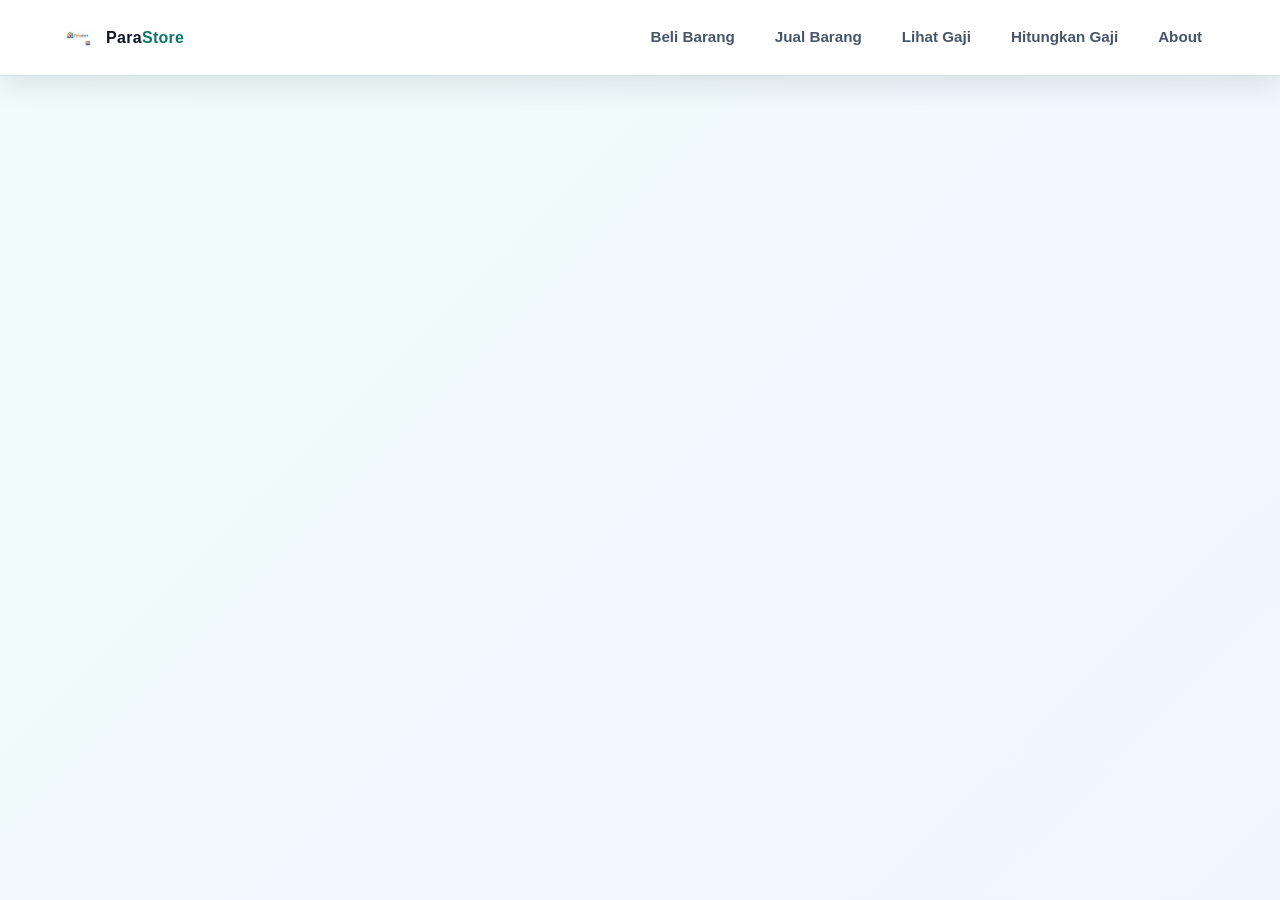
<file: frontend/about.html>
<!doctype html>
<html lang="id">
  <head>
    <meta charset="UTF-8" />
    <meta name="viewport" content="width=device-width, initial-scale=1.0" />
    <title>About - Kontak</title>
    <link rel="icon" type="image/png" href="pasastore.png" />
    <link rel="stylesheet" href="css/navbar.css" />
    <style>
      :root {
        --bg: #f4f7fb;
        --card: #ffffff;
        --text: #1f2937;
        --muted: #6b7280;
        --accent: #0f766e;
      }

      * {
        box-sizing: border-box;
      }

      body {
        margin: 0;
        font-family: "Segoe UI", Tahoma, Geneva, Verdana, sans-serif;
        background: linear-gradient(135deg, #f0fdfa 0%, #eff6ff 100%);
        color: var(--text);
        min-height: 100vh;
        padding: 24px;
        padding-top: 92px;
      }

      main {
        display: grid;
        place-items: center;
        min-height: calc(100vh - 92px);
      }

      .card {
        width: 100%;
        max-width: 520px;
        background: var(--card);
        border-radius: 18px;
        padding: 28px;
        box-shadow: 0 10px 30px rgba(15, 118, 110, 0.12);
      }

      h1 {
        margin: 0 0 8px;
        font-size: 30px;
      }

      .subtitle {
        margin: 0 0 20px;
        color: var(--muted);
      }

      .contact-list {
        list-style: none;
        padding: 0;
        margin: 0;
        display: grid;
        gap: 12px;
      }

      .contact-item {
        border: 1px solid #e5e7eb;
        border-radius: 12px;
        padding: 14px 16px;
        background: #fafafa;
      }

      .label {
        font-size: 13px;
        color: var(--muted);
        margin-bottom: 4px;
      }

      .value {
        font-size: 16px;
        font-weight: 600;
      }

      .value a {
        color: var(--accent);
        text-decoration: none;
      }

      .value a:hover {
        text-decoration: underline;
      }
    </style>
  </head>
  <body>
    <nav class="app-navbar">
      <div class="app-navbar-inner">
        <a class="app-brand" href="toko-produk.html">
          <img
            class="app-brand-logo"
            src="pasastore.png"
            alt="Logo ParaStore"
          />
          <span class="app-brand-text">Para<span>Store</span></span>
        </a>
        <button
          class="app-menu-toggle"
          id="appMenuToggle"
          type="button"
          aria-label="Buka menu"
          aria-expanded="false"
          aria-controls="appNavWrapper"
        >
          <span></span>
        </button>
        <div class="app-nav-wrapper" id="appNavWrapper">
          <button
            class="app-nav-close"
            id="appMenuClose"
            type="button"
            aria-label="Tutup menu"
          >
            ×
          </button>
          <ul class="app-nav-list">
            <li>
              <a
                class="app-nav-link"
                data-page="toko-produk.html"
                href="toko-produk.html"
                >Beli Barang</a
              >
            </li>
            <li>
              <a
                class="app-nav-link"
                data-page="upload-produk.html"
                href="upload-produk.html"
                >Jual Barang</a
              >
            </li>
            <li>
              <a class="app-nav-link" data-page="profil.html" href="profil.html"
                >Lihat Gaji</a
              >
            </li>
            <li>
              <a
                class="app-nav-link"
                data-page="upload-absensi.html"
                href="upload-absensi.html"
                >Hitungkan Gaji</a
              >
            </li>
            <li><a class="app-nav-link" id="navAboutBtn" href="#">About</a></li>
          </ul>
        </div>
      </div>
      <button
        class="app-nav-overlay"
        id="appNavOverlay"
        type="button"
        aria-label="Tutup menu"
      ></button>
    </nav>

    <main>
      <section class="card">
        <h1>Tentang ParaStore</h1>
        <p class="subtitle" style="margin-bottom: 16px">
          Platform terpadu untuk karyawan Parasmark
        </p>

        <div
          style="
            background: #eff6ff;
            border-left: 4px solid var(--accent);
            padding: 12px 16px;
            border-radius: 8px;
            margin-bottom: 24px;
            font-size: 14px;
            line-height: 1.6;
          "
        >
          <p style="margin: 0">
            <strong>ParaStore</strong> adalah marketplace khusus pekerja
            Parasmark yang menyediakan:
          </p>
          <ul style="margin: 8px 0; padding-left: 20px">
            <li>
              <strong>Lihat Gaji:</strong> Pantau slip gaji dan riwayat
              pembayaran Anda dengan mudah
            </li>
            <li>
              <strong>Hitung Gaji:</strong> Upload absensi untuk perhitungan
              upah yang transparan dan akurat
            </li>
            <li>
              <strong>Jual & Beli Barang Bekas:</strong> Promosi dan transaksi
              produk bekas berkualitas sesama karyawan dengan harga terjangkau
            </li>
          </ul>
          <p style="margin: 8px 0 0">
            Semua dalam satu platform, aman, dan terpercaya.
          </p>
        </div>

        <p style="color: var(--muted); font-size: 14px; margin-bottom: 16px">
          Hubungi kami melalui:
        </p>

        <ul class="contact-list">
          <li class="contact-item">
            <div class="label">WhatsApp</div>
            <div class="value">
              <a
                href="https://wa.me/60137009088"
                target="_blank"
                rel="noopener noreferrer"
                >+60 13-700 9088</a
              >
            </div>
          </li>

          <li class="contact-item">
            <div class="label">Telegram</div>
            <div class="value">
              <a
                href="https://t.me/mega88bot"
                target="_blank"
                rel="noopener noreferrer"
                >@mega88bot</a
              >
            </div>
          </li>
        </ul>
      </section>
    </main>

    <script src="js/navbar.js"></script>
  </body>
</html>
</file>
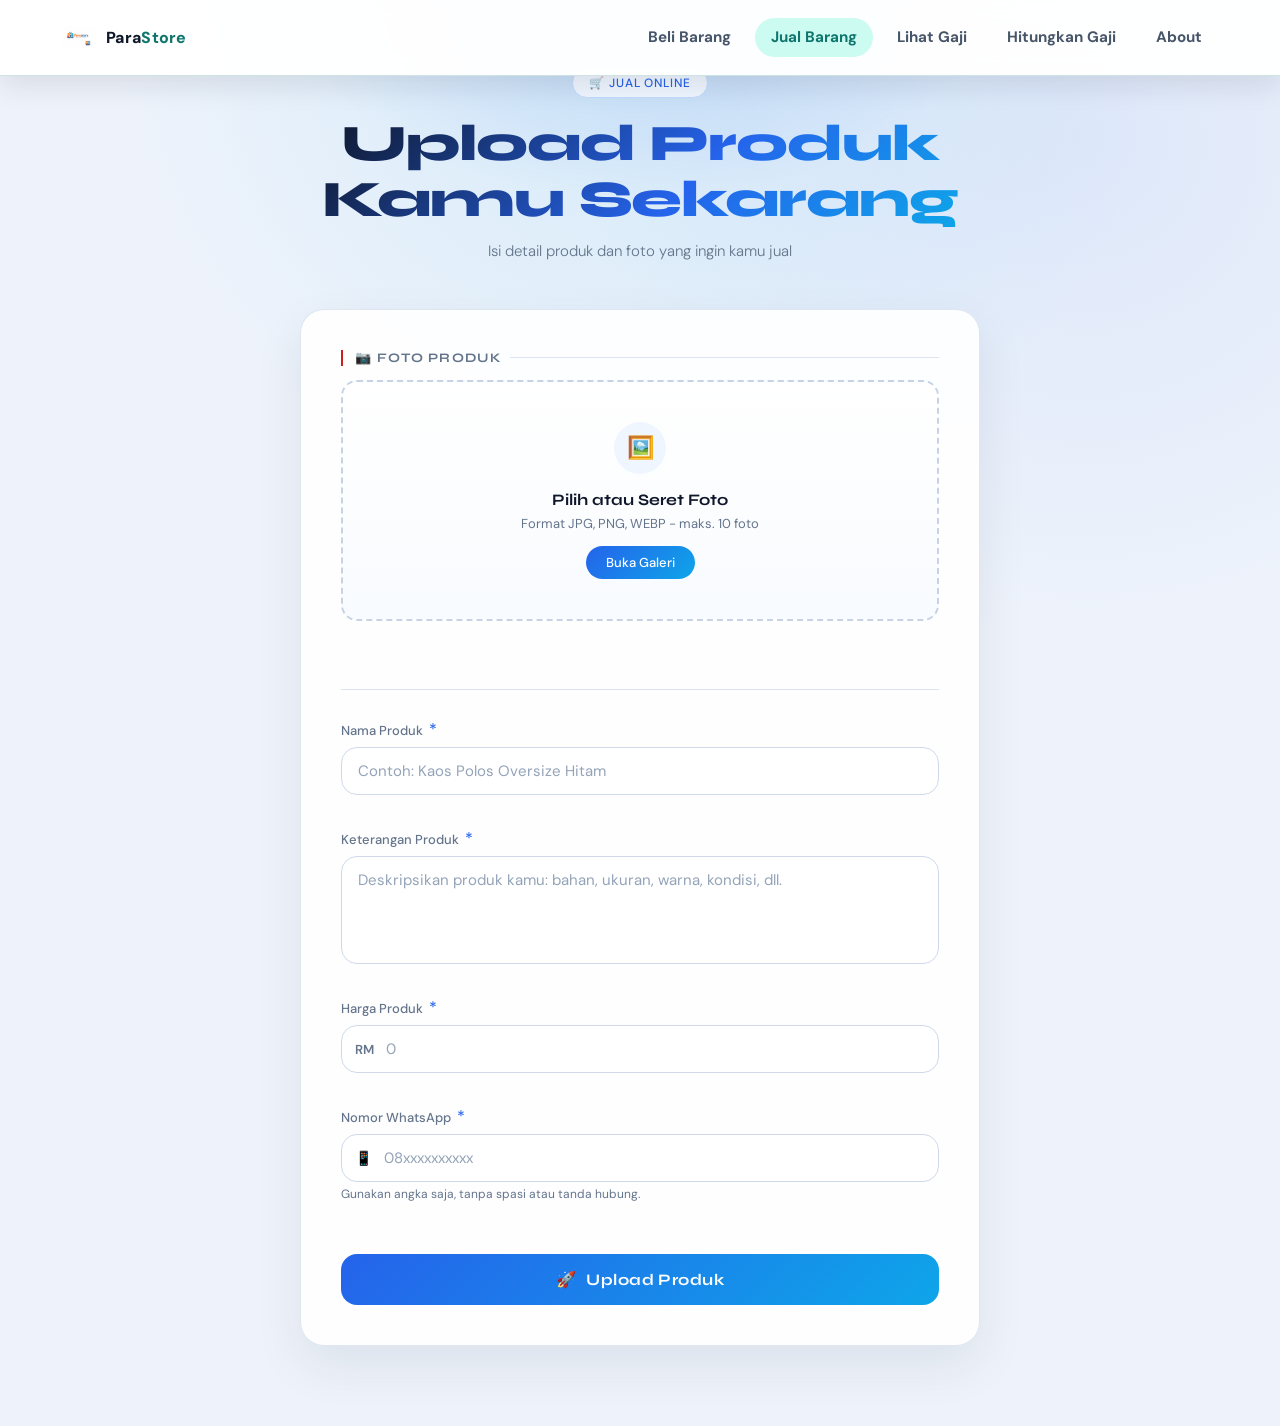
<file: frontend/upload-produk.html>
<!doctype html>
<html lang="id">
  <head>
    <meta charset="UTF-8" />
    <meta name="viewport" content="width=device-width, initial-scale=1.0" />
    <title>Upload Produk</title>
    <link rel="icon" type="image/png" href="pasastore.png" />
    <link
      href="https://fonts.googleapis.com/css2?family=Syne:wght@400;600;700;800&family=DM+Sans:ital,wght@0,300;0,400;0,500;1,300&display=swap"
      rel="stylesheet"
    />
    <link rel="stylesheet" href="css/navbar.css" />
    <link rel="stylesheet" href="css/upload-produk.css" />
  </head>
  <body>
    <nav class="app-navbar">
      <div class="app-navbar-inner">
        <a class="app-brand" href="toko-produk.html">
          <img
            class="app-brand-logo"
            src="pasastore.png"
            alt="Logo ParaStore"
          />
          <span class="app-brand-text">Para<span>Store</span></span>
        </a>
        <button
          class="app-menu-toggle"
          id="appMenuToggle"
          type="button"
          aria-label="Buka menu"
          aria-expanded="false"
          aria-controls="appNavWrapper"
        >
          <span></span>
        </button>
        <div class="app-nav-wrapper" id="appNavWrapper">
          <button
            class="app-nav-close"
            id="appMenuClose"
            type="button"
            aria-label="Tutup menu"
          >
            ×
          </button>
          <ul class="app-nav-list">
            <li>
              <a
                class="app-nav-link"
                data-page="toko-produk.html"
                href="toko-produk.html"
                >Beli Barang</a
              >
            </li>
            <li>
              <a
                class="app-nav-link"
                data-page="upload-produk.html"
                href="upload-produk.html"
                >Jual Barang</a
              >
            </li>
            <li>
              <a class="app-nav-link" data-page="profil.html" href="profil.html"
                >Lihat Gaji</a
              >
            </li>
            <li>
              <a
                class="app-nav-link"
                data-page="upload-absensi.html"
                href="upload-absensi.html"
                >Hitungkan Gaji</a
              >
            </li>
            <li><a class="app-nav-link" id="navAboutBtn" href="#">About</a></li>
          </ul>
        </div>
      </div>
      <button
        class="app-nav-overlay"
        id="appNavOverlay"
        type="button"
        aria-label="Tutup menu"
      ></button>
    </nav>

    <div class="header">
      <div class="badge">🛒 Jual Online</div>
      <h1>Upload Produk<br />Kamu Sekarang</h1>
      <p>Isi detail produk dan foto yang ingin kamu jual</p>
    </div>

    <div class="card">
      <div class="photo-section">
        <div class="section-label">📷 Foto Produk</div>

        <div class="drop-zone" id="dropZone">
          <input type="file" id="photoInput" accept="image/*" multiple />
          <div class="drop-icon">🖼️</div>
          <h3>Pilih atau Seret Foto</h3>
          <p>Format JPG, PNG, WEBP - maks. 10 foto</p>
          <div class="browse-btn">Buka Galeri</div>
        </div>

        <div class="preview-grid" id="previewGrid"></div>
        <div class="photo-count" id="photoCount"></div>
        <div class="field-error" id="photoError">
          ⚠ Minimal 1 foto produk harus diunggah.
        </div>
      </div>

      <div class="divider"></div>

      <div class="form-grid">
        <div class="field-group">
          <label>Nama Produk <span class="req">*</span></label>
          <input
            type="text"
            id="namaProduk"
            placeholder="Contoh: Kaos Polos Oversize Hitam"
            maxlength="100"
          />
          <div class="field-error" id="namaError">
            ⚠ Nama produk wajib diisi.
          </div>
        </div>

        <div class="field-group">
          <label>Keterangan Produk <span class="req">*</span></label>
          <textarea
            id="keteranganProduk"
            rows="4"
            placeholder="Deskripsikan produk kamu: bahan, ukuran, warna, kondisi, dll."
          ></textarea>
          <div class="field-error" id="keteranganError">
            ⚠ Keterangan produk wajib diisi.
          </div>
        </div>

        <div class="field-group">
          <label>Harga Produk <span class="req">*</span></label>
          <div class="price-wrap">
            <span class="currency">RM</span>
            <input
              type="text"
              id="hargaProduk"
              placeholder="0"
              inputmode="numeric"
            />
          </div>
          <div class="field-error" id="hargaError">
            ⚠ Harga produk wajib diisi dan harus berupa angka.
          </div>
        </div>

        <div class="field-group">
          <label>Nomor WhatsApp <span class="req">*</span></label>
          <div class="wa-wrap">
            <span class="prefix">📱</span>
            <input
              type="text"
              id="nomorWA"
              placeholder="08xxxxxxxxxx"
              inputmode="numeric"
              maxlength="15"
            />
          </div>
          <div class="field-hint">
            Gunakan angka saja, tanpa spasi atau tanda hubung.
          </div>
          <div class="field-error" id="waError">
            ⚠ Nomor WhatsApp harus berupa angka dan minimal 9 digit.
          </div>
        </div>
      </div>

      <button class="submit-btn" id="submitBtn" onclick="submitForm()">
        <div class="btn-inner">
          <span>🚀</span>
          <span>Upload Produk</span>
        </div>
      </button>
    </div>

    <div class="toast" id="toast"></div>

    <div class="success-overlay" id="successOverlay">
      <div class="success-anim">✅</div>
      <h2>Produk Berhasil<br />Diunggah!</h2>
      <p id="successDetail">Produk kamu sudah siap ditampilkan.</p>
      <button class="upload-again" onclick="resetForm()">
        + Upload Produk Lain
      </button>
    </div>

    <script src="js/navbar.js"></script>
    <script src="js/upload-produk.js"></script>
  </body>
</html>
</file>
<file: frontend/css/navbar.css>
:root {
  --app-nav-bg: rgba(255, 255, 255, 0.96);
  --app-nav-text: #0f172a;
  --app-nav-muted: #475569;
  --app-nav-accent: #0f766e;
  --app-nav-accent-soft: #ccfbf1;
  --app-nav-border: rgba(15, 118, 110, 0.2);
  --app-nav-shadow: 0 10px 28px rgba(15, 23, 42, 0.1);
}

.app-navbar {
  position: fixed;
  top: 0;
  left: 0;
  right: 0;
  width: 100%;
  z-index: 1200;
  background: var(--app-nav-bg);
  backdrop-filter: blur(10px);
  border-bottom: 1px solid var(--app-nav-border);
  box-shadow: var(--app-nav-shadow);
}

.app-navbar::after {
  display: none;
}

.app-navbar .app-navbar-inner {
  width: 100%;
  max-width: 1360px;
  margin: 0 auto;
  padding: 0 14px;
  min-height: 68px;
  display: flex;
  align-items: center;
  justify-content: space-between;
  gap: 20px;
}

body.has-app-navbar {
  padding-top: 68px;
}

.app-brand {
  display: inline-flex;
  align-items: center;
  gap: 10px;
  color: var(--app-nav-text);
  text-decoration: none;
  font-weight: 800;
  font-size: 1rem;
  letter-spacing: 0.3px;
  white-space: nowrap;
}

.app-brand-logo {
  width: 34px;
  height: 34px;
  object-fit: contain;
  border-radius: 8px;
}

.app-brand-text {
  display: inline-block;
  line-height: 1;
}

.app-brand-text span {
  color: var(--app-nav-accent);
}

.app-menu-toggle {
  display: none;
  width: 44px;
  height: 44px;
  border: 1px solid #cbd5e1;
  background: #ffffff;
  border-radius: 10px;
  cursor: pointer;
  align-items: center;
  justify-content: center;
  padding: 0;
  position: relative;
}

.app-menu-toggle span,
.app-menu-toggle::before,
.app-menu-toggle::after {
  content: "";
  position: absolute;
  width: 20px;
  height: 2px;
  background: #0f172a;
  border-radius: 2px;
  transition:
    transform 0.25s ease,
    opacity 0.2s ease;
}

.app-menu-toggle::before {
  transform: translateY(-6px);
}

.app-menu-toggle::after {
  transform: translateY(6px);
}

.app-menu-toggle span {
  transform: translateY(0);
}

.app-menu-toggle.is-open span {
  opacity: 0;
}

.app-menu-toggle.is-open::before {
  transform: rotate(45deg);
}

.app-menu-toggle.is-open::after {
  transform: rotate(-45deg);
}

.app-nav-wrapper {
  margin-left: auto;
}

.app-nav-close {
  display: none;
}

.app-nav-list {
  margin: 0;
  padding: 0;
  list-style: none;
  display: flex;
  align-items: center;
  justify-content: flex-end;
  gap: 8px;
}

.app-nav-link {
  display: inline-flex;
  align-items: center;
  justify-content: center;
  padding: 10px 16px;
  border-radius: 999px;
  text-decoration: none;
  color: var(--app-nav-muted);
  font-weight: 700;
  font-size: 0.95rem;
  line-height: 1.2;
  white-space: nowrap;
  transition:
    background-color 0.2s ease,
    color 0.2s ease,
    transform 0.2s ease;
}

.app-nav-link:hover {
  color: var(--app-nav-text);
  background: #f1f5f9;
  transform: translateY(-1px);
}

.app-nav-link.active {
  background: var(--app-nav-accent-soft);
  color: var(--app-nav-accent);
}

.app-nav-overlay {
  display: none;
}

@media (max-width: 920px) {
  .app-navbar .app-navbar-inner {
    min-height: 60px;
    padding: 0 10px;
  }

  body.has-app-navbar {
    padding-top: 60px;
  }

  .app-brand-logo {
    width: 30px;
    height: 30px;
  }

  .app-menu-toggle {
    display: inline-flex;
    margin-left: auto;
  }

  .app-nav-wrapper {
    position: fixed;
    top: 0;
    right: -290px;
    width: min(280px, 86vw);
    height: 100vh;
    margin-left: 0;
    padding: 76px 16px 24px;
    background: #ffffff;
    border-left: 1px solid #e2e8f0;
    box-shadow: -10px 0 30px rgba(15, 23, 42, 0.16);
    transition: right 0.25s ease;
    z-index: 1201;
  }

  .app-nav-close {
    display: inline-flex;
    margin-left: auto;
    margin-bottom: 8px;
    border: 1px solid #cbd5e1;
    background: #ffffff;
    color: #0f172a;
    width: 40px;
    height: 40px;
    border-radius: 10px;
    align-items: center;
    justify-content: center;
    cursor: pointer;
    font-size: 24px;
    line-height: 1;
  }

  .app-nav-wrapper.is-open {
    right: 0;
  }

  .app-nav-list {
    flex-direction: column;
    align-items: stretch;
    gap: 8px;
  }

  .app-nav-link {
    width: 100%;
    justify-content: flex-start;
    border-radius: 12px;
    padding: 12px 14px;
    font-size: 0.92rem;
  }

  .app-nav-overlay {
    position: fixed;
    inset: 0;
    background: rgba(15, 23, 42, 0.42);
    border: 0;
    padding: 0;
    margin: 0;
    opacity: 0;
    visibility: hidden;
    transition:
      opacity 0.25s ease,
      visibility 0.25s ease;
    z-index: 1200;
    display: block;
  }

  .app-nav-overlay.is-open {
    opacity: 1;
    visibility: visible;
  }
}

:root {
  --bg: #060608;
  --red: #cc1f1f;
  --red2: #ff3a3a;
  --orange: #e85d04;
  --white: #f8f4ee;
  --muted: #6b6367;
  --surface: #0f0c0c;
  --border: rgba(204, 31, 31, 0.18);
}

*,
*::before,
*::after {
  margin: 0;
  padding: 0;
  box-sizing: border-box;
}

html {
  scroll-behavior: smooth;
  -webkit-text-size-adjust: 100%;
  -webkit-font-smoothing: antialiased;
  -moz-osx-font-smoothing: grayscale;
}

body {
  background: var(--bg);
  font-family: "Barlow", sans-serif;
  color: var(--white);
  overflow-x: hidden;
  -webkit-tap-highlight-color: rgba(204, 31, 31, 0.15);
  touch-action: manipulation;
}

nav {
  position: fixed;
  top: 0;
  left: 0;
  right: 0;
  z-index: 200;
  height: 76px;
  padding: 0 48px;
  display: flex;
  align-items: center;
  justify-content: space-between;
  background: rgba(6, 6, 8, 0.92);
  backdrop-filter: blur(24px);
  border-bottom: 1px solid var(--border);
}

nav::after {
  content: "";
  position: absolute;
  bottom: 0;
  left: 0;
  right: 0;
  height: 1px;
  background: linear-gradient(
    90deg,
    transparent,
    var(--red),
    var(--orange),
    var(--red),
    transparent
  );
  opacity: 0.6;
}

.logo {
  display: flex;
  align-items: center;
  gap: 12px;
  text-decoration: none;
}

.logo-img {
  width: 52px;
  height: 52px;
  border-radius: 50%;
  object-fit: cover;
  border: 1.5px solid rgba(204, 31, 31, 0.5);
  box-shadow: 0 0 16px rgba(204, 31, 31, 0.35);
}

.logo-text {
  display: flex;
  flex-direction: column;
  line-height: 1.1;
}

.logo-name {
  font-family: "Bebas Neue", sans-serif;
  font-size: 20px;
  letter-spacing: 0.08em;
  color: var(--white);
}

.logo-sub {
  font-family: "DM Mono", monospace;
  font-size: 8.5px;
  letter-spacing: 0.22em;
  color: var(--red2);
  text-transform: uppercase;
  margin-top: 2px;
}

.nav-links {
  list-style: none;
  display: flex;
  gap: 4px;
}

.nav-links a {
  position: relative;
  padding: 8px 16px;
  font-family: "DM Mono", monospace;
  font-size: 11px;
  letter-spacing: 0.14em;
  text-transform: uppercase;
  color: var(--muted);
  text-decoration: none;
  cursor: pointer;
  transition: color 0.3s;
}

.nav-links a .num {
  font-size: 9px;
  color: var(--red);
  opacity: 0.8;
  margin-right: 4px;
}

.nav-links a::after {
  content: "";
  position: absolute;
  bottom: 4px;
  left: 16px;
  right: 16px;
  height: 1px;
  background: var(--red2);
  transform: scaleX(0);
  transform-origin: left;
  transition: transform 0.35s cubic-bezier(0.4, 0, 0.2, 1);
}

.nav-links a:hover {
  color: var(--white);
}
.nav-links a:hover::after,
.nav-links a.active::after {
  transform: scaleX(1);
}
.nav-links a.active {
  color: var(--white);
}

.nav-cta {
  font-family: "DM Mono", monospace;
  font-size: 11px;
  letter-spacing: 0.15em;
  text-transform: uppercase;
  background: var(--red);
  color: var(--white);
  border: none;
  cursor: pointer;
  padding: 11px 26px;
  position: relative;
  overflow: hidden;
  transition: background 0.3s;
  clip-path: polygon(8px 0%, 100% 0%, calc(100% - 8px) 100%, 0% 100%);
}

.nav-cta:hover {
  background: var(--red2);
}

.ticker {
  position: fixed;
  top: 76px;
  left: 0;
  right: 0;
  height: 26px;
  z-index: 199;
  background: var(--red);
  overflow: hidden;
  display: flex;
  align-items: center;
}

.ticker-inner {
  display: flex;
  animation: tick 35s linear infinite;
  white-space: nowrap;
}

.ticker-item {
  font-family: "DM Mono", monospace;
  font-size: 9.5px;
  letter-spacing: 0.22em;
  text-transform: uppercase;
  color: rgba(255, 255, 255, 0.9);
  padding: 0 36px;
}

.ticker-sep {
  color: rgba(255, 255, 255, 0.4);
}

@keyframes tick {
  from {
    transform: translateX(0);
  }
  to {
    transform: translateX(-50%);
  }
}

section {
  display: none;
  padding-top: 102px;
  min-height: 100vh;
}

section.active {
  display: block;
}

#home {
  display: flex;
  align-items: center;
  justify-content: center;
  background:
    radial-gradient(
      ellipse 80% 70% at 50% 30%,
      rgba(204, 31, 31, 0.12) 0%,
      transparent 70%
    ),
    var(--bg);
}

.hero-inner {
  text-align: center;
  padding: 60px 24px;
}

.hero-badge {
  display: inline-block;
  font-family: "DM Mono", monospace;
  font-size: 10px;
  letter-spacing: 0.25em;
  text-transform: uppercase;
  color: var(--red2);
  border: 1px solid var(--border);
  padding: 6px 18px;
  margin-bottom: 32px;
}

.hero-title {
  font-family: "Bebas Neue", sans-serif;
  font-size: clamp(56px, 10vw, 140px);
  letter-spacing: 0.04em;
  line-height: 0.9;
  color: var(--white);
}

.hero-title span {
  color: var(--red2);
}

.hero-sub {
  margin-top: 20px;
  font-size: 16px;
  font-weight: 300;
  color: var(--muted);
  letter-spacing: 0.08em;
  max-width: 480px;
  margin-inline: auto;
}

.hero-btns {
  margin-top: 40px;
  display: flex;
  gap: 16px;
  justify-content: center;
  flex-wrap: wrap;
}

.btn-red {
  font-family: "DM Mono", monospace;
  font-size: 11px;
  letter-spacing: 0.15em;
  text-transform: uppercase;
  background: var(--red);
  color: var(--white);
  border: none;
  cursor: pointer;
  padding: 14px 32px;
  clip-path: polygon(8px 0%, 100% 0%, calc(100% - 8px) 100%, 0% 100%);
  transition: background 0.3s;
  text-decoration: none;
  display: inline-block;
}

.btn-red:hover {
  background: var(--red2);
}

.btn-outline {
  font-family: "DM Mono", monospace;
  font-size: 11px;
  letter-spacing: 0.15em;
  text-transform: uppercase;
  background: none;
  color: var(--white);
  border: 1px solid var(--border);
  cursor: pointer;
  padding: 14px 32px;
  transition:
    border-color 0.3s,
    color 0.3s;
}

.btn-outline:hover {
  border-color: var(--red2);
  color: var(--red2);
}

.stats {
  display: flex;
  justify-content: center;
  gap: 0;
  flex-wrap: wrap;
  border-top: 1px solid var(--border);
  border-bottom: 1px solid var(--border);
  margin-top: 64px;
}

.stat {
  padding: 32px 48px;
  text-align: center;
  border-right: 1px solid var(--border);
  flex: 1;
  min-width: 160px;
}

.stat:last-child {
  border-right: none;
}

.stat-num {
  font-family: "Bebas Neue", sans-serif;
  font-size: 48px;
  color: var(--red2);
  line-height: 1;
}

.stat-label {
  font-family: "DM Mono", monospace;
  font-size: 10px;
  letter-spacing: 0.2em;
  text-transform: uppercase;
  color: var(--muted);
  margin-top: 6px;
}

#tentang {
  background: var(--bg);
}

.about-hero {
  background:
    linear-gradient(135deg, rgba(204, 31, 31, 0.15) 0%, transparent 60%),
    var(--surface);
  padding: 80px 64px;
  display: flex;
  gap: 64px;
  align-items: center;
  flex-wrap: wrap;
}

.about-headline {
  font-family: "Bebas Neue", sans-serif;
  font-size: clamp(40px, 7vw, 96px);
  letter-spacing: 0.03em;
  line-height: 0.95;
  flex: 1;
  min-width: 280px;
}

.about-headline em {
  color: var(--red2);
  font-style: normal;
}

.about-intro {
  flex: 1;
  min-width: 280px;
}

.about-intro p {
  font-size: 16px;
  line-height: 1.8;
  color: #c0b8b0;
  margin-bottom: 16px;
}

.about-intro p strong {
  color: var(--white);
}

.section-label {
  font-family: "DM Mono", monospace;
  font-size: 10px;
  letter-spacing: 0.3em;
  text-transform: uppercase;
  color: var(--red);
  border-left: 2px solid var(--red);
  padding-left: 12px;
  margin-bottom: 24px;
}

.story {
  max-width: 1100px;
  margin: 0 auto;
  padding: 80px 64px;
}

.story-block {
  display: grid;
  grid-template-columns: 1fr 1fr;
  gap: 48px;
  align-items: center;
  margin-bottom: 80px;
}

.story-block.reverse {
  direction: rtl;
}
.story-block.reverse > * {
  direction: ltr;
}

.story-text h3 {
  font-family: "Bebas Neue", sans-serif;
  font-size: 36px;
  color: var(--white);
  margin-bottom: 16px;
  letter-spacing: 0.05em;
}

.story-text p {
  font-size: 15px;
  line-height: 1.85;
  color: #b8b0a8;
  margin-bottom: 12px;
}

.story-img {
  position: relative;
  overflow: hidden;
  border-radius: 2px;
}

.story-img img {
  width: 100%;
  height: 280px;
  object-fit: cover;
  display: block;
  filter: saturate(0.9);
}

.story-img::after {
  content: "";
  position: absolute;
  inset: 0;
  background: linear-gradient(
    135deg,
    rgba(204, 31, 31, 0.25) 0%,
    transparent 60%
  );
  pointer-events: none;
}

.story-img-label {
  position: absolute;
  bottom: 12px;
  left: 12px;
  font-family: "DM Mono", monospace;
  font-size: 9px;
  letter-spacing: 0.2em;
  text-transform: uppercase;
  color: var(--red2);
  background: rgba(6, 6, 8, 0.75);
  padding: 4px 10px;
}

.why-grid {
  max-width: 1100px;
  margin: 0 auto;
  padding: 0 64px 80px;
  display: grid;
  grid-template-columns: repeat(auto-fit, minmax(240px, 1fr));
  gap: 1px;
  background: var(--border);
  border: 1px solid var(--border);
}

.why-card {
  background: var(--bg);
  padding: 36px 28px;
  transition: background 0.3s;
}

.why-card:hover {
  background: var(--surface);
}

.why-icon {
  font-size: 32px;
  margin-bottom: 16px;
}

.why-card h4 {
  font-family: "Bebas Neue", sans-serif;
  font-size: 22px;
  color: var(--white);
  margin-bottom: 10px;
  letter-spacing: 0.05em;
}

.why-card p {
  font-size: 13px;
  line-height: 1.7;
  color: var(--muted);
}

.gallery-title {
  text-align: center;
  padding: 60px 24px 40px;
  font-family: "Bebas Neue", sans-serif;
  font-size: clamp(32px, 6vw, 72px);
  letter-spacing: 0.05em;
  color: var(--white);
}

.gallery-title span {
  color: var(--red2);
}

.gallery-grid {
  display: grid;
  grid-template-columns: repeat(3, 1fr);
  grid-template-rows: auto;
  gap: 3px;
  padding: 0 40px 80px;
}

.gallery-item {
  position: relative;
  overflow: hidden;
  cursor: pointer;
}

.gallery-item img {
  width: 100%;
  height: 250px;
  object-fit: cover;
  display: block;
  filter: saturate(0.85);
  transition:
    transform 0.6s ease,
    filter 0.6s ease;
}

.gallery-item:hover img {
  transform: scale(1.05);
  filter: saturate(1.1);
}

.gallery-item:nth-child(1) {
  grid-column: span 2;
  grid-row: span 1;
}

.gallery-item:nth-child(1) img {
  height: 360px;
}

.gallery-item::after {
  content: "";
  position: absolute;
  inset: 0;
  background: linear-gradient(to top, rgba(6, 6, 8, 0.6) 0%, transparent 60%);
  pointer-events: none;
}

.gallery-caption {
  position: absolute;
  bottom: 14px;
  left: 16px;
  font-family: "DM Mono", monospace;
  font-size: 10px;
  letter-spacing: 0.18em;
  text-transform: uppercase;
  color: var(--white);
  z-index: 1;
}

.cta-band {
  background: var(--red);
  text-align: center;
  padding: 60px 24px;
}

.cta-band h2 {
  font-family: "Bebas Neue", sans-serif;
  font-size: clamp(32px, 6vw, 72px);
  letter-spacing: 0.05em;
  color: var(--white);
  margin-bottom: 8px;
}

.cta-band p {
  font-size: 14px;
  color: rgba(255, 255, 255, 0.8);
  letter-spacing: 0.08em;
  margin-bottom: 28px;
}

.btn-dark {
  font-family: "DM Mono", monospace;
  font-size: 11px;
  letter-spacing: 0.15em;
  text-transform: uppercase;
  background: var(--bg);
  color: var(--white);
  border: none;
  cursor: pointer;
  padding: 14px 36px;
  transition: background 0.3s;
  text-decoration: none;
  display: inline-block;
}

.btn-dark:hover {
  background: #1a1a1a;
}

#kontak {
  display: flex;
  align-items: center;
  justify-content: center;
  background: radial-gradient(
    ellipse 60% 50% at 50% 50%,
    rgba(204, 31, 31, 0.1) 0%,
    transparent 70%
  );
}

.kontak-wrap {
  max-width: 600px;
  width: 100%;
  padding: 60px 32px;
  text-align: center;
}

.kontak-wrap h2 {
  font-family: "Bebas Neue", sans-serif;
  font-size: 56px;
  letter-spacing: 0.05em;
  color: var(--white);
  margin-bottom: 12px;
}

.kontak-wrap p {
  color: var(--muted);
  font-size: 14px;
  letter-spacing: 0.08em;
  margin-bottom: 36px;
}

.kontak-form {
  display: flex;
  flex-direction: column;
  gap: 12px;
  text-align: left;
}

.kontak-form input,
.kontak-form textarea {
  background: var(--surface);
  border: 1px solid var(--border);
  color: var(--white);
  padding: 14px 18px;
  font-family: "DM Mono", monospace;
  font-size: 12px;
  letter-spacing: 0.08em;
  outline: none;
  resize: none;
  transition: border-color 0.3s;
}

.kontak-form input:focus,
.kontak-form textarea:focus {
  border-color: var(--red);
}
.kontak-form textarea {
  height: 120px;
}

footer {
  background: var(--surface);
  border-top: 1px solid var(--border);
  padding: 32px 48px;
  display: flex;
  justify-content: space-between;
  align-items: center;
  flex-wrap: wrap;
  gap: 16px;
}

.footer-left {
  font-family: "DM Mono", monospace;
  font-size: 10px;
  letter-spacing: 0.15em;
  color: var(--muted);
  text-transform: uppercase;
}

.footer-right {
  font-family: "DM Mono", monospace;
  font-size: 10px;
  letter-spacing: 0.1em;
  color: var(--muted);
}

.footer-right span {
  color: var(--red);
}

.hamburger {
  display: none;
  flex-direction: column;
  justify-content: center;
  gap: 5px;
  background: none;
  border: none;
  cursor: pointer;
  padding: 10px;
  min-width: 44px;
  min-height: 44px;
  z-index: 301;
  -webkit-tap-highlight-color: transparent;
}

.hamburger span {
  display: block;
  width: 26px;
  height: 2px;
  background: var(--white);
  transition:
    transform 0.35s cubic-bezier(0.4, 0, 0.2, 1),
    opacity 0.25s,
    width 0.25s;
  transform-origin: center;
}

.hamburger.open span:nth-child(1) {
  transform: translateY(7px) rotate(45deg);
}
.hamburger.open span:nth-child(2) {
  opacity: 0;
  width: 0;
}
.hamburger.open span:nth-child(3) {
  transform: translateY(-7px) rotate(-45deg);
}

.mobile-overlay {
  display: block;
  position: fixed;
  inset: 0;
  background: rgba(0, 0, 0, 0.6);
  z-index: 298;
  opacity: 0;
  pointer-events: none;
  transition: opacity 0.35s;
}

.mobile-overlay.show {
  opacity: 1;
  pointer-events: auto;
}

.mobile-menu {
  position: fixed;
  top: 0;
  right: 0;
  bottom: 0;
  width: 75%;
  max-width: 300px;
  background: var(--surface);
  z-index: 300;
  border-left: 1px solid var(--border);
  transform: translateX(100%);
  transition: transform 0.35s cubic-bezier(0.4, 0, 0.2, 1);
  display: flex;
  flex-direction: column;
  padding: 96px 0 40px;
}

.mobile-menu.open {
  transform: translateX(0);
}

.mobile-menu a {
  font-family: "DM Mono", monospace;
  font-size: 12px;
  letter-spacing: 0.18em;
  text-transform: uppercase;
  color: var(--muted);
  text-decoration: none;
  padding: 18px 32px;
  border-bottom: 1px solid var(--border);
  display: flex;
  align-items: center;
  gap: 10px;
  transition:
    color 0.2s,
    background 0.2s;
}

.mobile-menu a .num {
  font-size: 9px;
  color: var(--red);
}

.mobile-menu a:hover,
.mobile-menu a.active {
  color: var(--white);
  background: rgba(204, 31, 31, 0.08);
}

.mobile-menu .mob-cta {
  margin: 24px 32px 0;
  font-family: "DM Mono", monospace;
  font-size: 11px;
  letter-spacing: 0.15em;
  text-transform: uppercase;
  background: var(--red);
  color: var(--white);
  border: none;
  cursor: pointer;
  padding: 14px;
  text-align: center;
  clip-path: polygon(8px 0%, 100% 0%, calc(100% - 8px) 100%, 0% 100%);
}

.mobile-menu .mob-cta:hover {
  background: var(--red2);
}

.toast {
  position: fixed;
  bottom: 32px;
  right: 32px;
  z-index: 500;
  font-family: "DM Mono", monospace;
  font-size: 11px;
  letter-spacing: 0.12em;
  padding: 14px 24px;
  border-left: 3px solid var(--red2);
  background: var(--surface);
  color: var(--white);
  box-shadow: 0 8px 32px rgba(0, 0, 0, 0.5);
  transform: translateY(20px);
  opacity: 0;
  transition: all 0.4s cubic-bezier(0.4, 0, 0.2, 1);
  pointer-events: none;
}

.toast.show {
  transform: translateY(0);
  opacity: 1;
}

.toast.success {
  border-color: #22c55e;
}
.toast.error {
  border-color: var(--red2);
}

.field-error {
  font-family: "DM Mono", monospace;
  font-size: 10px;
  letter-spacing: 0.1em;
  color: var(--red2);
  margin-top: -8px;
  padding-left: 4px;
  display: none;
}

.kontak-form input.invalid,
.kontak-form textarea.invalid {
  border-color: var(--red2) !important;
}

@media (max-width: 768px) {
  nav {
    padding: 0 16px;
    height: 64px;
  }
  .nav-links,
  .nav-cta {
    display: none !important;
  }
  .hamburger {
    display: flex;
  }
  .logo-img {
    width: 44px;
    height: 44px;
  }
  .logo-name {
    font-size: 18px;
  }
  .logo-sub {
    font-size: 7.5px;
  }
  .ticker {
    top: 64px;
    height: 24px;
  }
  .ticker-item {
    font-size: 8.5px;
    padding: 0 24px;
  }
  section {
    padding-top: 88px;
  }
  .hero-inner {
    padding: 40px 20px;
  }
  .hero-badge {
    font-size: 9px;
    padding: 5px 14px;
    margin-bottom: 24px;
  }
  .hero-title {
    font-size: clamp(42px, 12vw, 72px);
  }
  .hero-sub {
    font-size: 14px;
    margin-top: 16px;
    padding: 0 12px;
  }
  .hero-btns {
    margin-top: 32px;
    gap: 12px;
    flex-direction: column;
    padding: 0 20px;
  }
  .btn-red,
  .btn-outline {
    width: 100%;
    padding: 16px 24px;
    font-size: 12px;
  }
  .stats {
    flex-direction: column;
    margin-top: 48px;
  }
  .stat {
    padding: 24px;
    border-right: none;
    border-bottom: 1px solid var(--border);
  }
  .stat:last-child {
    border-bottom: none;
  }
  .stat-num {
    font-size: 40px;
  }
  .about-hero {
    padding: 40px 20px;
  }
  .story {
    padding: 40px 20px;
  }
  .story-block {
    grid-template-columns: 1fr;
    gap: 28px;
  }
  .story-block.reverse {
    direction: ltr;
  }
  .story-img {
    height: 240px;
  }
  .story-text h3 {
    font-size: 28px;
  }
  .story-text p {
    font-size: 14px;
  }
  .why-grid {
    padding: 0 0 40px;
    gap: 24px;
  }
  .why-card {
    padding: 24px 20px;
  }
  .gallery-grid {
    grid-template-columns: 1fr;
    padding: 0 20px 40px;
    gap: 16px;
  }
  .gallery-item:nth-child(1) {
    grid-column: span 1;
  }
  .gallery-item {
    height: 220px;
  }
  .kontak-form {
    padding: 32px 20px;
  }
  footer {
    padding: 20px;
    flex-direction: column;
    text-align: center;
    gap: 12px;
  }
  .toast {
    bottom: 12px;
    right: 12px;
    left: 12px;
    font-size: 12px;
    padding: 14px 18px;
  }
  .has-dropdown .dropdown {
    display: none;
  }
}

@media (max-width: 480px) {
  nav {
    padding: 0 12px;
    height: 60px;
  }
  .logo-img {
    width: 40px;
    height: 40px;
  }
  .logo-name {
    font-size: 16px;
  }
  .logo-sub {
    font-size: 7px;
  }
  .ticker {
    top: 60px;
    height: 22px;
  }
  .ticker-item {
    font-size: 8px;
    padding: 0 18px;
  }
  section {
    padding-top: 82px;
  }
  .hero-inner {
    padding: 32px 16px;
  }
  .hero-title {
    font-size: clamp(36px, 14vw, 60px);
  }
  .hero-sub {
    font-size: 13px;
  }
  .stat {
    padding: 20px;
  }
  .stat-num {
    font-size: 36px;
  }
  .stat-label {
    font-size: 9px;
  }
  .about-hero {
    padding: 32px 16px;
  }
  .story {
    padding: 32px 16px;
  }
  .story-img {
    height: 200px;
  }
  .gallery-item {
    height: 180px;
  }
  .kontak-form {
    padding: 28px 16px;
  }
  .mobile-menu a {
    min-height: 44px;
    padding: 14px 24px;
  }
  .hamburger {
    width: 44px;
    height: 44px;
  }
}

.has-dropdown {
  position: relative;
}

.dropdown {
  position: absolute;
  top: calc(100% + 10px);
  left: 50%;
  transform: translateX(-50%);
  background: var(--surface);
  border: 1px solid var(--border);
  min-width: 260px;
  z-index: 400;
  opacity: 0;
  pointer-events: none;
  transform: translateX(-50%) translateY(-8px);
  transition:
    opacity 0.25s,
    transform 0.25s cubic-bezier(0.4, 0, 0.2, 1);
}

.dropdown::before {
  content: "";
  position: absolute;
  top: -6px;
  left: 50%;
  transform: translateX(-50%);
  border-left: 6px solid transparent;
  border-right: 6px solid transparent;
  border-bottom: 6px solid var(--border);
}

.dropdown::after {
  content: "";
  position: absolute;
  top: -5px;
  left: 50%;
  transform: translateX(-50%);
  border-left: 6px solid transparent;
  border-right: 6px solid transparent;
  border-bottom: 6px solid var(--surface);
}

.has-dropdown:hover .dropdown,
.has-dropdown.open .dropdown {
  opacity: 1;
  pointer-events: auto;
  transform: translateX(-50%) translateY(0);
}

.dropdown a {
  display: flex;
  align-items: center;
  gap: 12px;
  padding: 14px 18px;
  font-family: "DM Mono", monospace;
  font-size: 10.5px;
  letter-spacing: 0.12em;
  text-transform: uppercase;
  color: var(--muted);
  text-decoration: none;
  border-bottom: 1px solid var(--border);
  transition:
    color 0.2s,
    background 0.2s;
}

.dropdown a:last-child {
  border-bottom: none;
}
.dropdown a:hover {
  color: var(--white);
  background: rgba(204, 31, 31, 0.1);
}

.dropdown a .d-icon {
  font-size: 18px;
  flex-shrink: 0;
}

.dropdown a .d-label {
  display: flex;
  flex-direction: column;
  gap: 2px;
}

.dropdown a .d-title {
  color: inherit;
}
.dropdown a .d-sub {
  font-size: 9px;
  letter-spacing: 0.1em;
  color: var(--muted);
  opacity: 0.7;
  text-transform: none;
  font-style: italic;
}

.mob-has-drop > .mob-drop-toggle {
  display: flex;
  justify-content: space-between;
  align-items: center;
}

.mob-drop-toggle .arrow {
  display: inline-block;
  transition: transform 0.25s;
  font-size: 10px;
  color: var(--red);
}

.mob-has-drop.open .arrow {
  transform: rotate(180deg);
}

.mob-sub {
  max-height: 0;
  overflow: hidden;
  transition: max-height 0.3s cubic-bezier(0.4, 0, 0.2, 1);
  background: rgba(0, 0, 0, 0.25);
}

.mob-has-drop.open .mob-sub {
  max-height: 300px;
}
.mob-sub a {
  padding-left: 48px !important;
  font-size: 11px !important;
  border-bottom: 1px solid var(--border) !important;
}
</file>
<file: frontend/css/upload-produk.css>
:root {
  --bg: #eef3fb;
  --surface: #ffffff;
  --surface2: #f8fafc;
  --border: #dbe4f0;
  --accent: #2563eb;
  --accent2: #0ea5e9;
  --accent-soft: #eff6ff;
  --text: #0f172a;
  --muted: #64748b;
  --success: #16a34a;
  --error: #dc2626;
  --radius: 16px;
}

*,
*::before,
*::after {
  box-sizing: border-box;
  margin: 0;
  padding: 0;
}

body {
  font-family: "DM Sans", sans-serif;
  background:
    radial-gradient(circle at top, rgba(14, 165, 233, 0.12), transparent 34%),
    radial-gradient(
      circle at 85% 10%,
      rgba(37, 99, 235, 0.08),
      transparent 30%
    ),
    var(--bg);
  color: var(--text);
  min-height: 100vh;
  display: flex;
  flex-direction: column;
  align-items: center;
  padding: 40px 16px 80px;
}

body::before {
  content: "";
  position: fixed;
  top: -200px;
  left: 50%;
  transform: translateX(-50%);
  width: 700px;
  height: 400px;
  background: radial-gradient(
    ellipse,
    rgba(37, 99, 235, 0.14) 0%,
    transparent 70%
  );
  pointer-events: none;
  z-index: 0;
}

.header {
  text-align: center;
  margin-bottom: 48px;
  position: relative;
  z-index: 1;
}

.header .badge {
  display: inline-flex;
  align-items: center;
  gap: 6px;
  background: var(--accent-soft);
  border: 1px solid #bfdbfe;
  border-radius: 100px;
  padding: 6px 16px;
  font-size: 12px;
  color: var(--accent);
  letter-spacing: 0.08em;
  text-transform: uppercase;
  font-weight: 500;
  margin-bottom: 18px;
}

.header h1 {
  font-family: "Syne", sans-serif;
  font-size: clamp(2rem, 5vw, 3.2rem);
  font-weight: 800;
  line-height: 1.1;
  letter-spacing: -0.02em;
  background: linear-gradient(
    135deg,
    var(--text) 0%,
    var(--accent) 58%,
    var(--accent2) 100%
  );
  -webkit-background-clip: text;
  -webkit-text-fill-color: transparent;
  background-clip: text;
}

.header p {
  margin-top: 12px;
  color: var(--muted);
  font-size: 15px;
  font-weight: 300;
}

.card {
  width: 100%;
  max-width: 680px;
  background: rgba(255, 255, 255, 0.92);
  border: 1px solid rgba(219, 228, 240, 0.9);
  border-radius: 24px;
  padding: 40px;
  position: relative;
  z-index: 1;
  box-shadow: 0 20px 50px rgba(15, 23, 42, 0.08);
}

.photo-section {
  margin-bottom: 36px;
}

.section-label {
  font-family: "Syne", sans-serif;
  font-size: 13px;
  font-weight: 700;
  letter-spacing: 0.1em;
  text-transform: uppercase;
  color: var(--muted);
  margin-bottom: 14px;
  display: flex;
  align-items: center;
  gap: 8px;
}

.section-label::after {
  content: "";
  flex: 1;
  height: 1px;
  background: var(--border);
}

.drop-zone {
  border: 2px dashed #c7d2e5;
  border-radius: var(--radius);
  padding: 40px 20px;
  text-align: center;
  cursor: pointer;
  transition: all 0.25s ease;
  background: linear-gradient(180deg, #ffffff 0%, #f8fbff 100%);
  position: relative;
  overflow: hidden;
}

.drop-zone:hover,
.drop-zone.dragging {
  border-color: var(--accent);
  background: var(--accent-soft);
}

.drop-zone input[type="file"] {
  position: absolute;
  inset: 0;
  opacity: 0;
  cursor: pointer;
  width: 100%;
  height: 100%;
}

.drop-icon {
  width: 52px;
  height: 52px;
  background: var(--accent-soft);
  border-radius: 50%;
  display: flex;
  align-items: center;
  justify-content: center;
  margin: 0 auto 16px;
  font-size: 22px;
}

.drop-zone h3 {
  font-family: "Syne", sans-serif;
  font-size: 16px;
  font-weight: 700;
  margin-bottom: 6px;
}

.drop-zone p {
  font-size: 13px;
  color: var(--muted);
}

.drop-zone .browse-btn {
  display: inline-block;
  margin-top: 14px;
  padding: 8px 20px;
  background: linear-gradient(135deg, var(--accent), var(--accent2));
  color: #ffffff;
  border-radius: 100px;
  font-size: 13px;
  font-weight: 500;
  pointer-events: none;
}

.preview-grid {
  display: grid;
  grid-template-columns: repeat(auto-fill, minmax(100px, 1fr));
  gap: 10px;
  margin-top: 16px;
}

.preview-item {
  position: relative;
  aspect-ratio: 1;
  border-radius: 10px;
  overflow: hidden;
  border: 1px solid var(--border);
  animation: fadeIn 0.3s ease;
}

@keyframes fadeIn {
  from {
    opacity: 0;
    transform: scale(0.85);
  }
  to {
    opacity: 1;
    transform: scale(1);
  }
}

.preview-item img {
  width: 100%;
  height: 100%;
  object-fit: cover;
}

.preview-item .remove-btn {
  position: absolute;
  top: 5px;
  right: 5px;
  width: 22px;
  height: 22px;
  background: rgba(15, 23, 42, 0.72);
  border: none;
  border-radius: 50%;
  color: white;
  font-size: 12px;
  cursor: pointer;
  display: flex;
  align-items: center;
  justify-content: center;
  transition: background 0.2s;
}

.preview-item .remove-btn:hover {
  background: var(--error);
}

.preview-item:first-child::after {
  content: "Utama";
  position: absolute;
  bottom: 0;
  left: 0;
  right: 0;
  background: linear-gradient(transparent, rgba(15, 23, 42, 0.7));
  color: #bfdbfe;
  font-size: 10px;
  font-weight: 700;
  text-align: center;
  padding: 8px 4px 5px;
  letter-spacing: 0.05em;
  text-transform: uppercase;
}

.photo-count {
  font-size: 12px;
  color: var(--muted);
  margin-top: 8px;
  text-align: right;
}

.form-grid {
  display: grid;
  gap: 20px;
}

.field-group {
  display: flex;
  flex-direction: column;
  gap: 8px;
}

.field-group label {
  font-size: 13px;
  font-weight: 500;
  color: var(--muted);
  display: flex;
  align-items: center;
  gap: 6px;
}

.field-group label span.req {
  color: var(--accent);
  font-size: 16px;
  line-height: 1;
}

.field-group input,
.field-group textarea {
  background: #ffffff;
  border: 1.5px solid #cfd9ea;
  border-radius: var(--radius);
  color: var(--text);
  font-family: "DM Sans", sans-serif;
  font-size: 15px;
  padding: 13px 16px;
  outline: none;
  transition:
    border-color 0.2s,
    box-shadow 0.2s;
  width: 100%;
  resize: none;
}

.field-group input::placeholder,
.field-group textarea::placeholder {
  color: #94a3b8;
}

.field-group input:focus,
.field-group textarea:focus {
  border-color: var(--accent);
  box-shadow: 0 0 0 3px rgba(37, 99, 235, 0.12);
}

.field-group input.error,
.field-group textarea.error {
  border-color: var(--error);
  box-shadow: 0 0 0 3px rgba(255, 58, 92, 0.1);
}

.field-group input.valid,
.field-group textarea.valid {
  border-color: var(--success);
}

.field-error {
  font-size: 12px;
  color: var(--error);
  display: flex;
  align-items: center;
  gap: 5px;
  min-height: 16px;
  opacity: 0;
  transform: translateY(-4px);
  transition: all 0.2s;
}

.field-error.show {
  opacity: 1;
  transform: translateY(0);
}

.price-wrap {
  position: relative;
}

.price-wrap .currency {
  position: absolute;
  left: 14px;
  top: 50%;
  transform: translateY(-50%);
  font-size: 13px;
  font-weight: 600;
  color: var(--muted);
  pointer-events: none;
}

.price-wrap input {
  padding-left: 44px;
}

.wa-wrap {
  position: relative;
}

.wa-wrap .prefix {
  position: absolute;
  left: 14px;
  top: 50%;
  transform: translateY(-50%);
  font-size: 14px;
  color: var(--muted);
  pointer-events: none;
}

.wa-wrap input {
  padding-left: 42px;
}

.field-hint {
  font-size: 12px;
  color: var(--muted);
  margin-top: -4px;
}

.submit-btn {
  width: 100%;
  margin-top: 36px;
  padding: 16px;
  background: linear-gradient(135deg, var(--accent) 0%, var(--accent2) 100%);
  border: none;
  border-radius: var(--radius);
  color: #ffffff;
  font-family: "Syne", sans-serif;
  font-size: 16px;
  font-weight: 700;
  letter-spacing: 0.03em;
  cursor: pointer;
  position: relative;
  overflow: hidden;
  transition:
    opacity 0.2s,
    transform 0.15s;
}

.submit-btn:hover {
  opacity: 0.9;
  transform: translateY(-1px);
}
.submit-btn:active {
  transform: translateY(0);
}

.submit-btn .btn-inner {
  display: flex;
  align-items: center;
  justify-content: center;
  gap: 10px;
}

.divider {
  height: 1px;
  background: var(--border);
  margin: 32px 0;
}

.toast {
  position: fixed;
  bottom: 30px;
  left: 50%;
  transform: translateX(-50%) translateY(80px);
  background: rgba(255, 255, 255, 0.96);
  border: 1px solid rgba(219, 228, 240, 0.95);
  border-radius: 100px;
  padding: 14px 26px;
  display: flex;
  align-items: center;
  gap: 10px;
  font-size: 14px;
  font-weight: 500;
  z-index: 999;
  transition: transform 0.4s cubic-bezier(0.34, 1.56, 0.64, 1);
  box-shadow: 0 20px 60px rgba(15, 23, 42, 0.16);
}

.toast.show {
  transform: translateX(-50%) translateY(0);
}
.toast.success {
  border-color: var(--success);
  color: var(--success);
}
.toast.error-toast {
  border-color: var(--error);
  color: var(--error);
}

.success-overlay {
  display: none;
  position: fixed;
  inset: 0;
  background: rgba(15, 23, 42, 0.55);
  z-index: 100;
  align-items: center;
  justify-content: center;
  flex-direction: column;
  text-align: center;
  padding: 20px;
  backdrop-filter: blur(10px);
}

.success-overlay.show {
  display: flex;
}

.success-anim {
  width: 80px;
  height: 80px;
  background: rgba(22, 163, 74, 0.1);
  border-radius: 50%;
  display: flex;
  align-items: center;
  justify-content: center;
  font-size: 36px;
  margin-bottom: 24px;
  animation: pulse 1.5s infinite;
}

@keyframes pulse {
  0%,
  100% {
    transform: scale(1);
  }
  50% {
    transform: scale(1.08);
  }
}

.success-overlay h2 {
  font-family: "Syne", sans-serif;
  font-size: 28px;
  font-weight: 800;
  margin-bottom: 10px;
  color: var(--success);
}

.success-overlay p {
  color: #dbeafe;
  margin-bottom: 30px;
}

.upload-again {
  padding: 12px 32px;
  background: #ffffff;
  border: 1px solid #dbe4f0;
  border-radius: 100px;
  color: var(--text);
  font-family: "Syne", sans-serif;
  font-weight: 700;
  font-size: 14px;
  cursor: pointer;
  transition: border-color 0.2s;
}

.upload-again:hover {
  border-color: var(--accent);
  color: var(--accent);
}

@media (max-width: 820px) {
  body {
    padding-top: 24px;
  }

  .card {
    padding: 28px 22px;
    border-radius: 20px;
  }
}

@media (max-width: 500px) {
  body {
    padding: 20px 12px 72px;
  }

  .card {
    padding: 22px 16px;
  }

  .preview-grid {
    grid-template-columns: repeat(3, 1fr);
  }

  .header {
    margin-bottom: 28px;
  }
}
</file>
